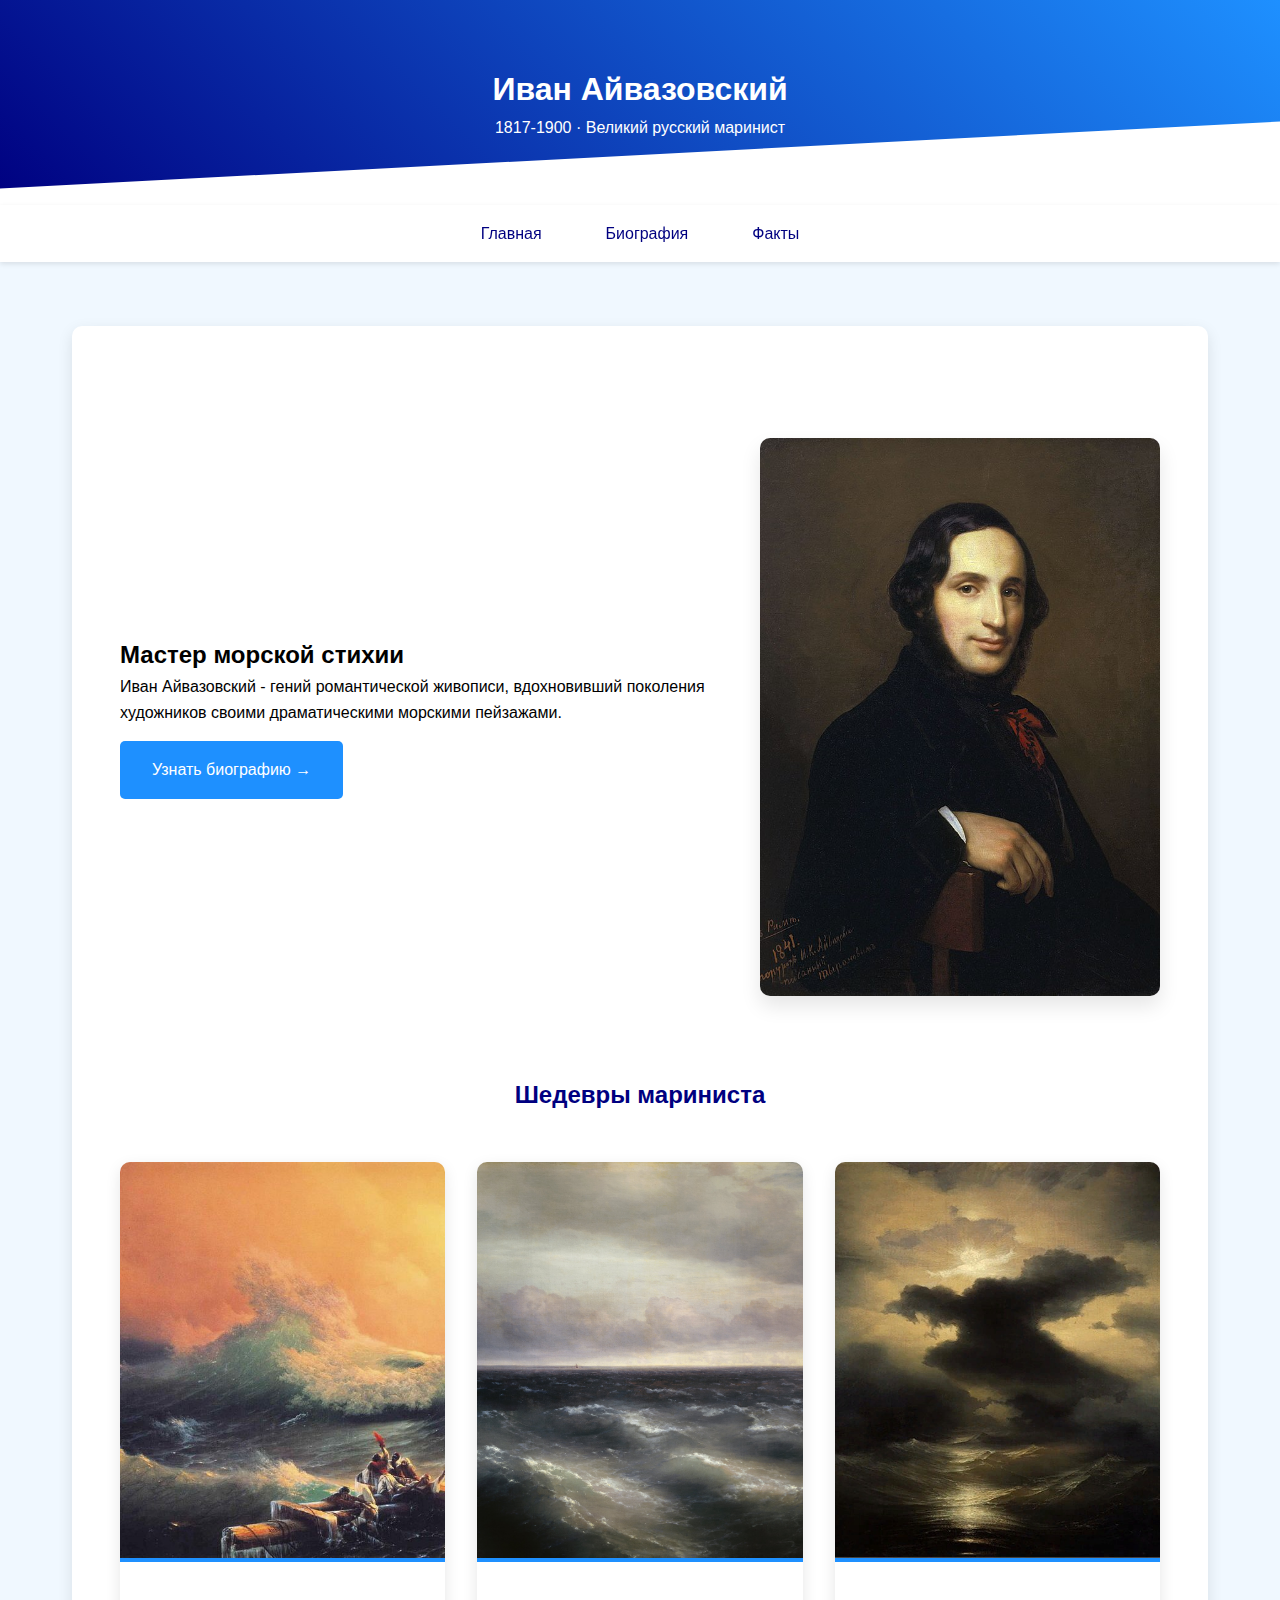
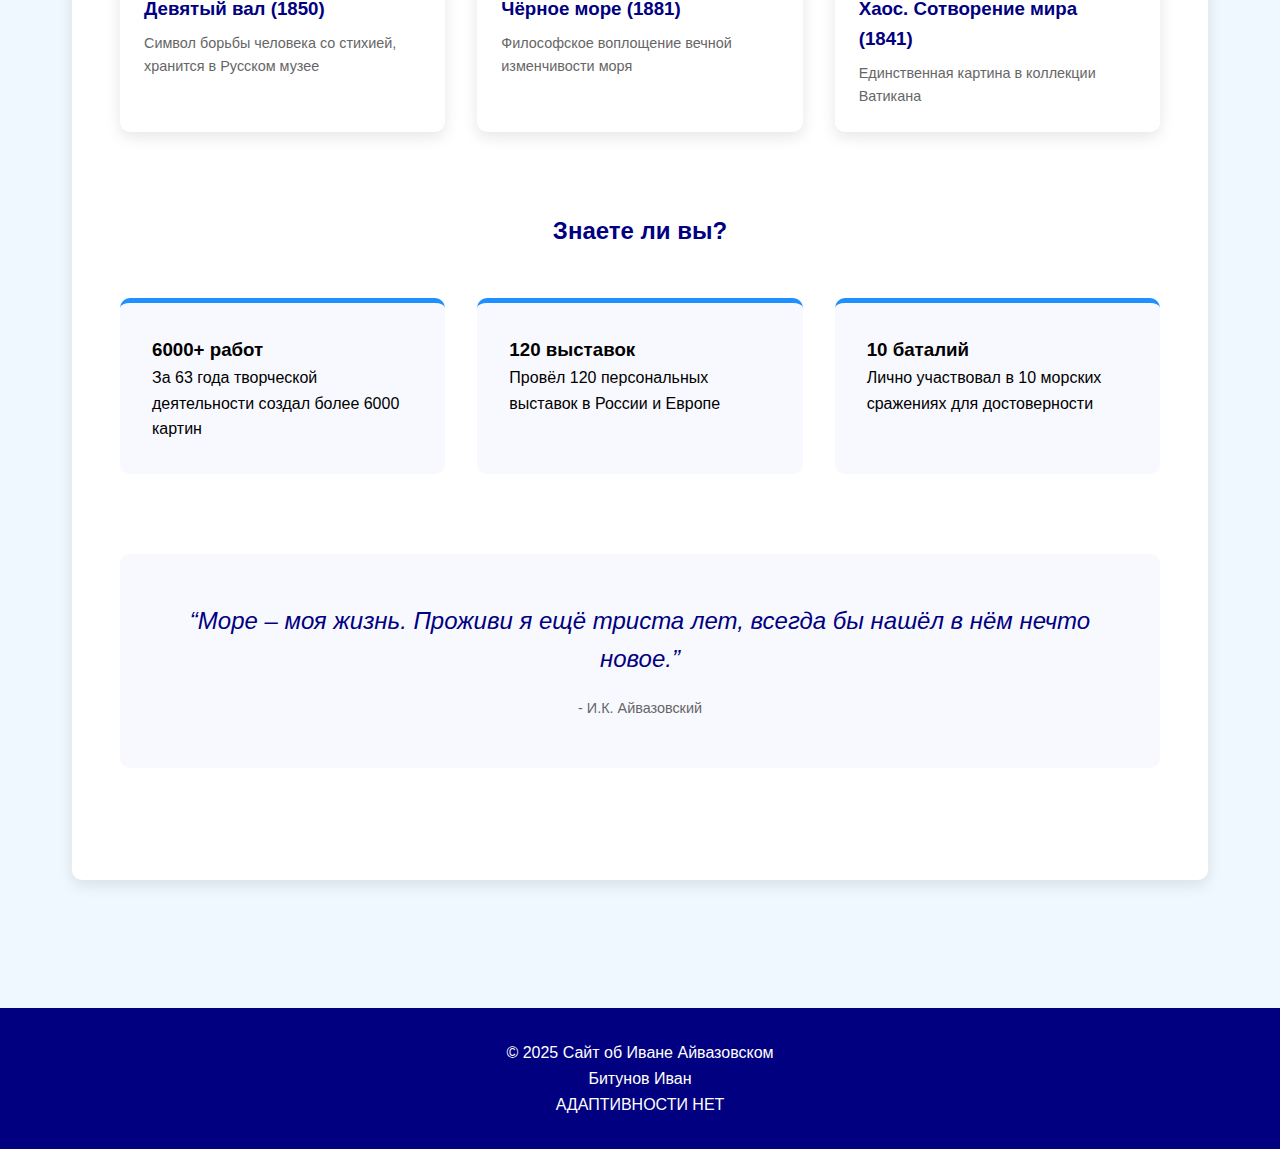
<file: index.html>
<!DOCTYPE html>
<html lang="ru">
<head>
    <meta charset="UTF-8">
    <meta name="viewport" content="width=device-width, initial-scale=1.0">
    <title>Айвазовский - Главная</title>
    <link rel="stylesheet" href="style.css">
</head>
<body>
    <header class="header">
        <h1>Иван Айвазовский</h1>
        <p>1817-1900 · Великий русский маринист</p>
    </header>

    <nav>
        <ul class="nav-links">
            <li><a href="index.html">Главная</a></li>
            <li><a href="biography.html">Биография</a></li>
            <li><a href="facts.html">Факты</a></li>
        </ul>
    </nav>

    <div class="container">
        <div class="page-content">
            <section class="hero-section">
                <div class="hero-text">
                    <h2>Мастер морской стихии</h2>
                    <p>Иван Айвазовский - гений романтической живописи, вдохновивший поколения художников своими драматическими морскими пейзажами.</p>
                    <a href="biography.html" class="cta-button">Узнать биографию →</a>
                </div>
                <img src="port.jpg" 
                     alt="Портрет Айвазовского" class="hero-image">
            </section>
            <section class="masterpieces">
                <h2>Шедевры мариниста</h2>
                <div class="art-grid">
                    <div class="art-card">
                        <img src="nine.jpg" 
                             alt="Девятый вал">
                        <div class="art-info">
                            <h3>Девятый вал (1850)</h3>
                            <p>Символ борьбы человека со стихией, хранится в Русском музее</p>
                        </div>
                    </div>
                    
                    <div class="art-card">
                        <img src="black.jpg" 
                             alt="Черное море">
                        <div class="art-info">
                            <h3>Чёрное море (1881)</h3>
                            <p>Философское воплощение вечной изменчивости моря</p>
                        </div>
                    </div>

                    <div class="art-card">
                        <img src="chaos.jpg" 
                             alt="Хаос. Сотворение мира">
                        <div class="art-info">
                            <h3>Хаос. Сотворение мира (1841)</h3>
                            <p>Единственная картина в коллекции Ватикана</p>
                        </div>
                    </div>
                </div>
            </section>
            <section class="quick-facts">
                <h2>Знаете ли вы?</h2>
                <div class="fact-grid">
                    <div class="fact-card">
                        <h3>6000+ работ</h3>
                        <p>За 63 года творческой деятельности создал более 6000 картин</p>
                    </div>
                    
                    <div class="fact-card">
                        <h3>120 выставок</h3>
                        <p>Провёл 120 персональных выставок в России и Европе</p>
                    </div>
                    
                    <div class="fact-card">
                        <h3>10 баталий</h3>
                        <p>Лично участвовал в 10 морских сражениях для достоверности</p>
                    </div>
                </div>
            </section>
            <div class="quote-block">
                <p>“Море – моя жизнь. Проживи я ещё триста лет, всегда бы нашёл в нём нечто новое.”</p>
                <span>- И.К. Айвазовский</span>
            </div>
        </div>
    </div>

    <footer>
        <p>© 2025 Сайт об Иване Айвазовском</p>
        <p>Битунов Иван</p>
        <p>АДАПТИВНОСТИ НЕТ</p>
    </footer>
</body>
</html>
</file>
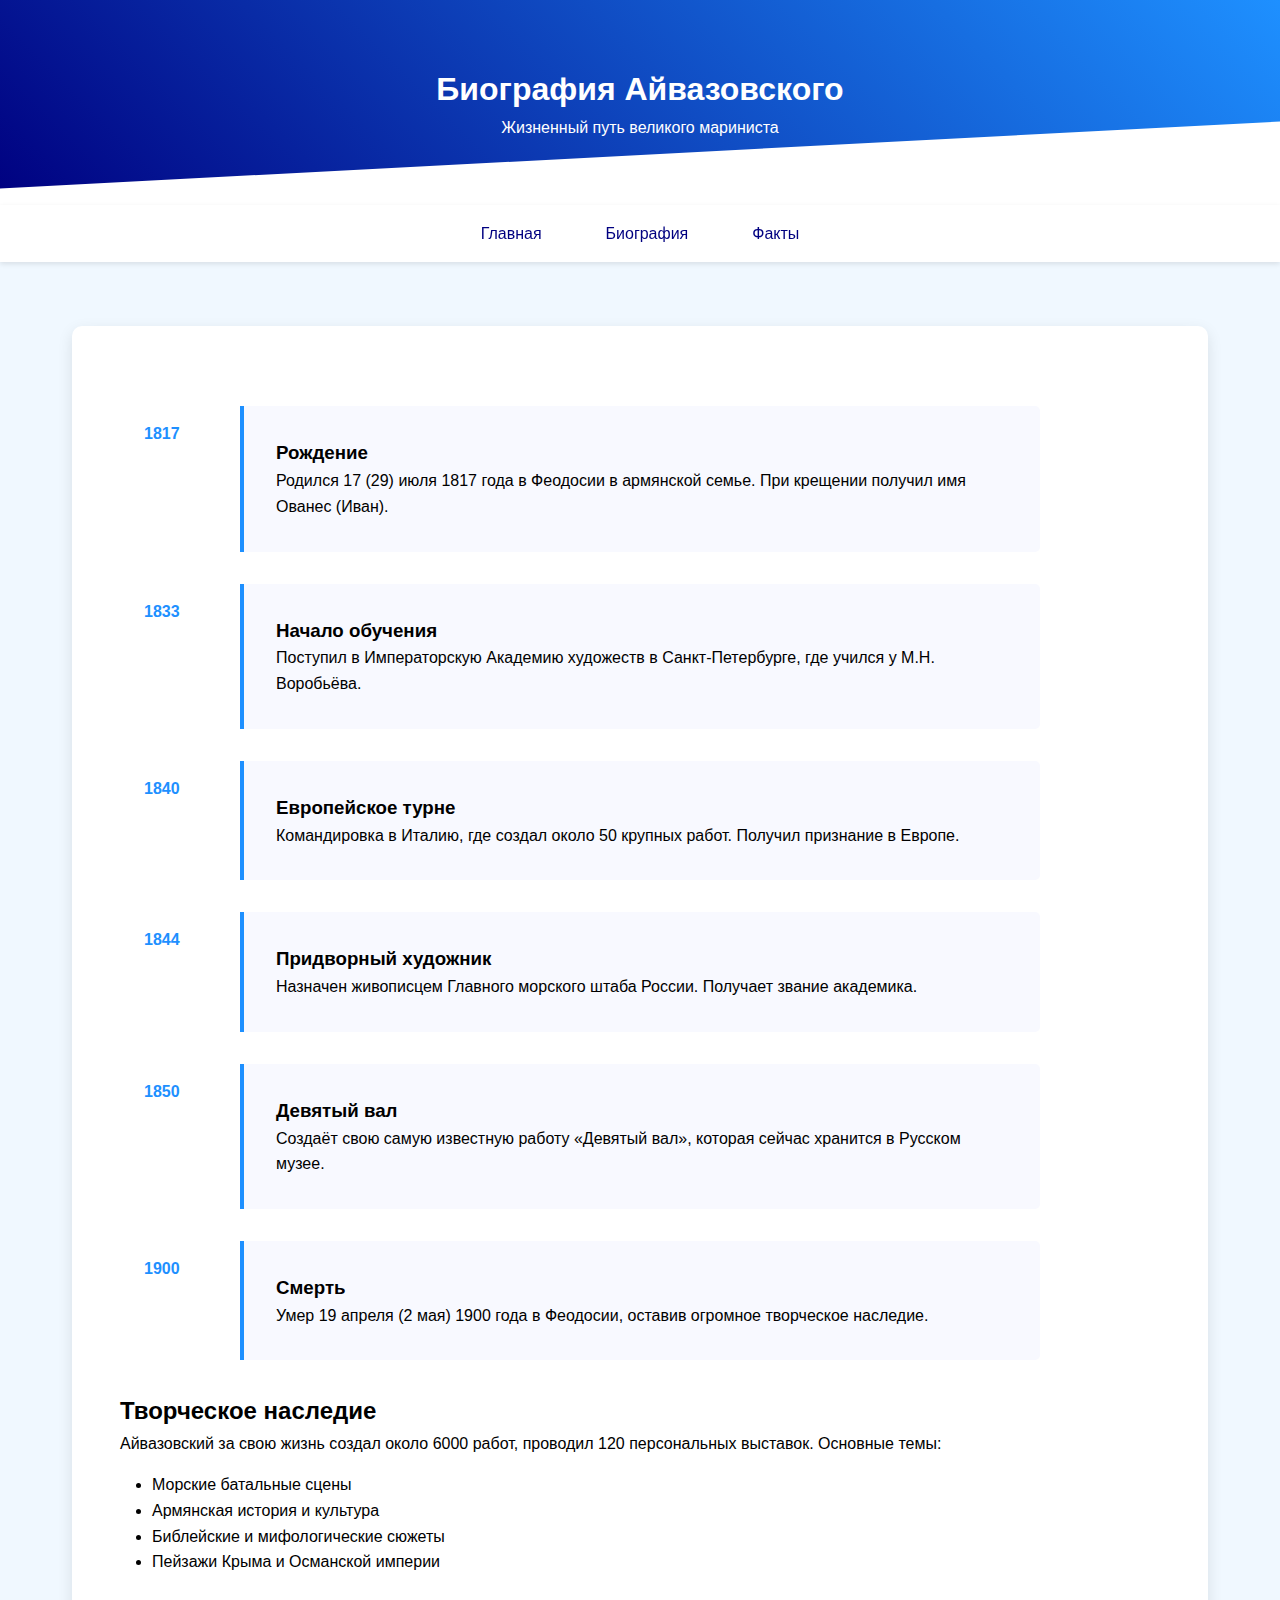
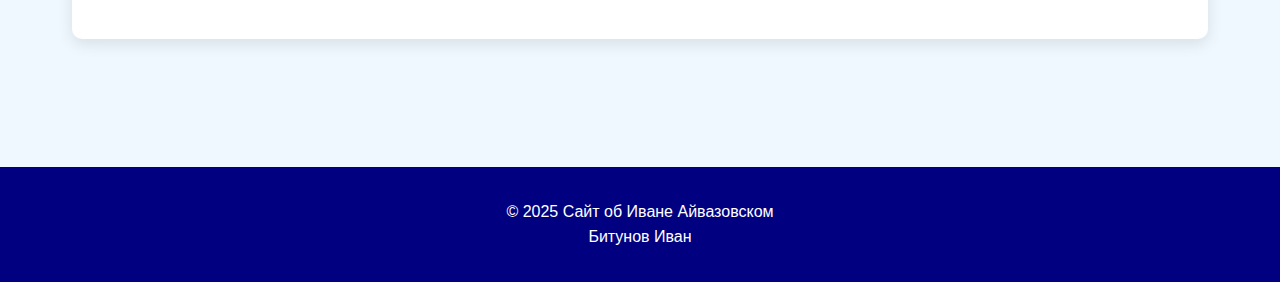
<file: biography.html>
<!DOCTYPE html>
<html lang="ru">
<head>
    <meta charset="UTF-8">
    <title>Айвазовский - Биография</title>
    <link rel="stylesheet" href="style.css">
</head>
<body>
    <header class="header">
        <h1>Биография Айвазовского</h1>
        <p>Жизненный путь великого мариниста</p>
    </header>

    <nav>
        <ul class="nav-links">
            <li><a href="index.html">Главная</a></li>
            <li><a href="biography.html">Биография</a></li>
            <li><a href="facts.html">Факты</a></li>
        </ul>
    </nav>

    <div class="container">
        <div class="page-content">
            <div class="timeline">
                <div class="timeline-item" data-year="1817">
                    <h3>Рождение</h3>
                    <p>Родился 17 (29) июля 1817 года в Феодосии в армянской семье. При крещении получил имя Ованес (Иван).</p>
                </div>

                <div class="timeline-item" data-year="1833">
                    <h3>Начало обучения</h3>
                    <p>Поступил в Императорскую Академию художеств в Санкт-Петербурге, где учился у М.Н. Воробьёва.</p>
                </div>

                <div class="timeline-item" data-year="1840">
                    <h3>Европейское турне</h3>
                    <p>Командировка в Италию, где создал около 50 крупных работ. Получил признание в Европе.</p>
                </div>

                <div class="timeline-item" data-year="1844">
                    <h3>Придворный художник</h3>
                    <p>Назначен живописцем Главного морского штаба России. Получает звание академика.</p>
                </div>

                <div class="timeline-item" data-year="1850">
                    <h3>Девятый вал</h3>
                    <p>Создаёт свою самую известную работу «Девятый вал», которая сейчас хранится в Русском музее.</p>
                </div>

                <div class="timeline-item" data-year="1900">
                    <h3>Смерть</h3>
                    <p>Умер 19 апреля (2 мая) 1900 года в Феодосии, оставив огромное творческое наследие.</p>
                </div>
            </div>

            <div class="bio-details">
                <h2>Творческое наследие</h2>
                <p>Айвазовский за свою жизнь создал около 6000 работ, проводил 120 персональных выставок. Основные темы:</p>
                <ul style="margin: 1rem 2rem;">
                    <li>Морские батальные сцены</li>
                    <li>Армянская история и культура</li>
                    <li>Библейские и мифологические сюжеты</li>
                    <li>Пейзажи Крыма и Османской империи</li>
                </ul>
            </div>
        </div>
    </div>

    <footer>
        <p>© 2025 Сайт об Иване Айвазовском</p>
        <p>Битунов Иван</p>
    </footer>
</body>
</html>
</file>
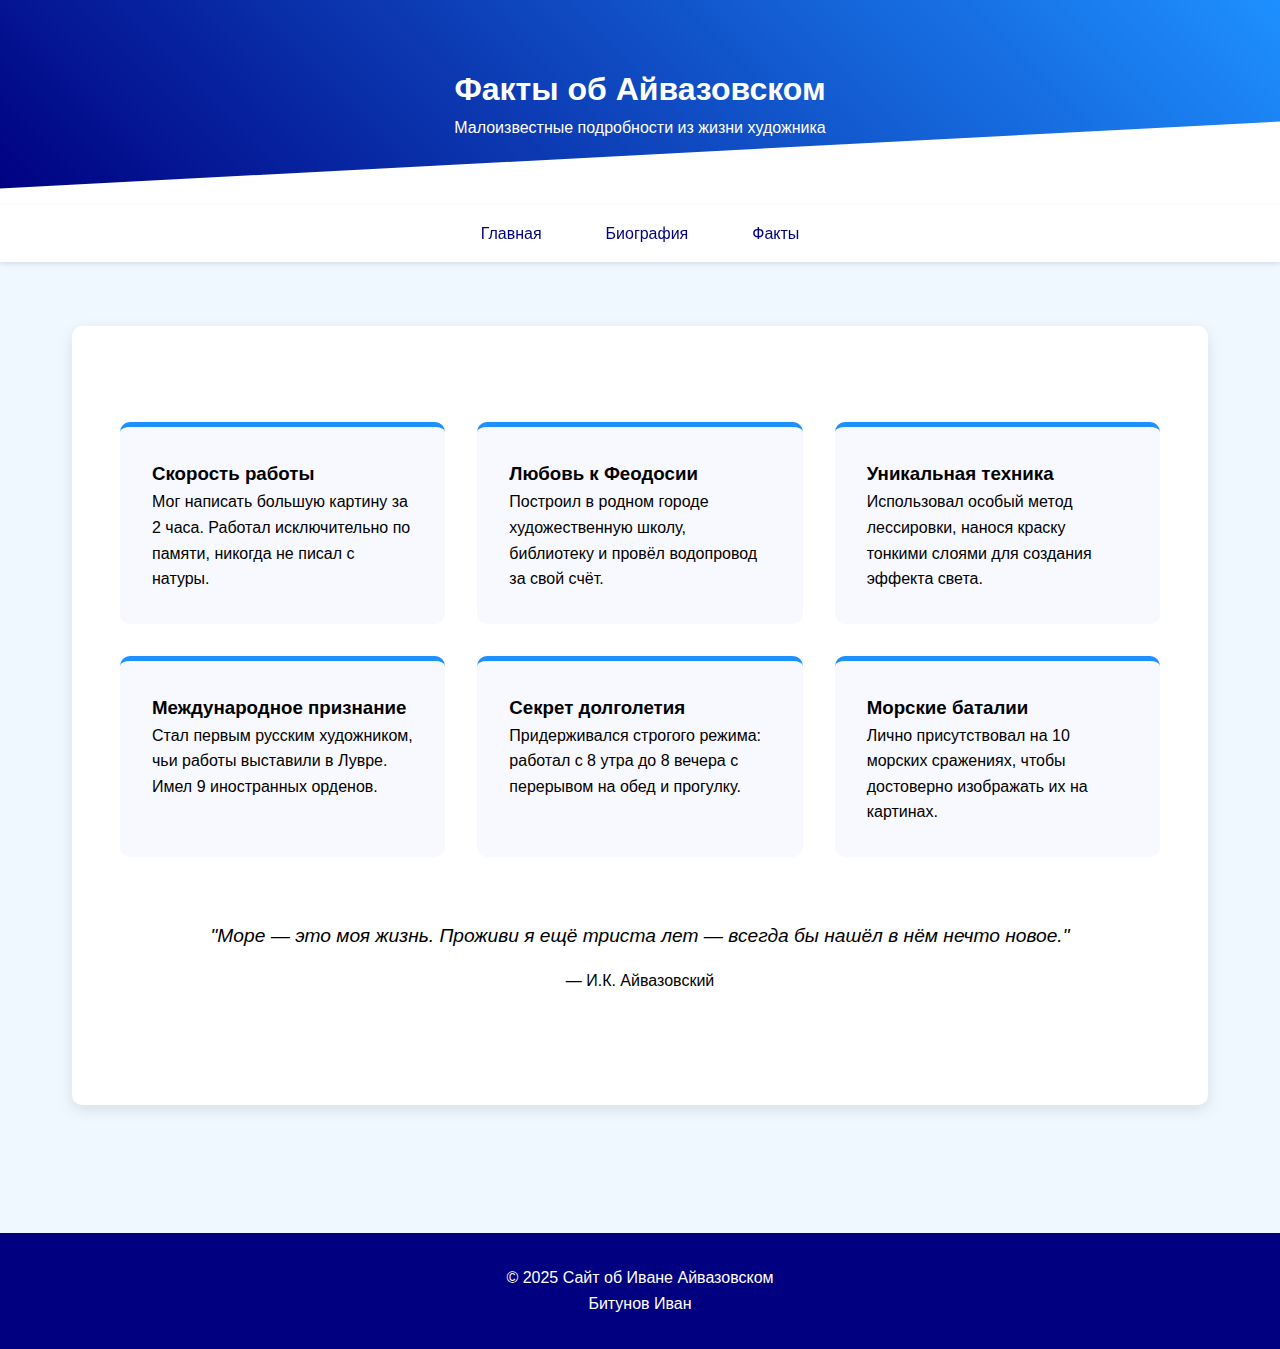
<file: facts.html>
<!DOCTYPE html>
<html lang="ru">
<head>
    <meta charset="UTF-8">
    <title>Айвазовский - Интересные факты</title>
    <link rel="stylesheet" href="style.css">
</head>
<body>
    <header class="header">
        <h1>Факты об Айвазовском</h1>
        <p>Малоизвестные подробности из жизни художника</p>
    </header>

    <nav>
        <ul class="nav-links">
            <li><a href="index.html">Главная</a></li>
            <li><a href="biography.html">Биография</a></li>
            <li><a href="facts.html">Факты</a></li>
        </ul>
    </nav>

    <div class="container">
        <div class="page-content">
            <div class="fact-grid">
                <div class="fact-card">
                    <h3>Скорость работы</h3>
                    <p>Мог написать большую картину за 2 часа. Работал исключительно по памяти, никогда не писал с натуры.</p>
                </div>

                <div class="fact-card">
                    <h3>Любовь к Феодосии</h3>
                    <p>Построил в родном городе художественную школу, библиотеку и провёл водопровод за свой счёт.</p>
                </div>

                <div class="fact-card">
                    <h3>Уникальная техника</h3>
                    <p>Использовал особый метод лессировки, нанося краску тонкими слоями для создания эффекта света.</p>
                </div>

                <div class="fact-card">
                    <h3>Международное признание</h3>
                    <p>Стал первым русским художником, чьи работы выставили в Лувре. Имел 9 иностранных орденов.</p>
                </div>

                <div class="fact-card">
                    <h3>Секрет долголетия</h3>
                    <p>Придерживался строгого режима: работал с 8 утра до 8 вечера с перерывом на обед и прогулку.</p>
                </div>

                <div class="fact-card">
                    <h3>Морские баталии</h3>
                    <p>Лично присутствовал на 10 морских сражениях, чтобы достоверно изображать их на картинах.</p>
                </div>
            </div>

            <div class="quote-section" style="text-align: center; margin: 4rem 0;">
                <blockquote style="font-style: italic; font-size: 1.2rem;">
                    "Море — это моя жизнь. Проживи я ещё триста лет — всегда бы нашёл в нём нечто новое."
                </blockquote>
                <p style="margin-top: 1rem;">— И.К. Айвазовский</p>
            </div>
        </div>
    </div>

    <footer>
        <p>© 2025 Сайт об Иване Айвазовском</p>
        <p>Битунов Иван</p>
    </footer>
</body>
</html>
</file>
<file: style.css>
* {
    margin: 0;
    padding: 0;
    box-sizing: border-box;
    font-family: 'Segoe UI', Tahoma, Geneva, Verdana, sans-serif;
}

body {
    background-color: #f0f8ff;
    line-height: 1.6;
}

.header {
    background: linear-gradient(45deg, #000080, #1e90ff);
    color: white;
    padding: 4rem 2rem;
    text-align: center;
    position: relative;
    overflow: hidden;
}

.header::after {
    content: '';
    position: absolute;
    bottom: -50px;
    left: 0;
    width: 100%;
    height: 100px;
    background: #fff;
    transform: skewY(-3deg);
}

nav {
    background: white;
    padding: 1rem;
    box-shadow: 0 2px 5px rgba(0,0,0,0.1);
    position: sticky;
    top: 0;
    z-index: 100;
}

.nav-links {
    display: flex;
    justify-content: center;
    gap: 2rem;
    list-style: none;
}

.nav-links a {
    text-decoration: none;
    color: #000080;
    font-weight: 500;
    transition: 0.3s;
    padding: 0.5rem 1rem;
    border-radius: 5px;
}

.nav-links a:hover {
    background: #00008015;
    color: #1e90ff;
}

.container {
    max-width: 1200px;
    margin: 0 auto;
    padding: 2rem;
}

.page-content {
    background: white;
    padding: 3rem;
    border-radius: 10px;
    box-shadow: 0 5px 15px rgba(0,0,0,0.1);
    margin: 2rem 0;
}

.timeline {
    position: relative;
    max-width: 800px;
    margin: 2rem auto;
}

.timeline-item {
    padding: 2rem;
    margin: 2rem 0;
    background: #f8f9ff;
    border-left: 4px solid #1e90ff;
    position: relative;
    border-radius: 0 5px 5px 0;
}

.timeline-item::before {
    content: attr(data-year);
    position: absolute;
    left: -100px;
    top: 15px;
    font-weight: bold;
    color: #1e90ff;
}

.fact-grid {
    display: grid;
    grid-template-columns: repeat(auto-fit, minmax(300px, 1fr));
    gap: 2rem;
    margin: 3rem 0;
}

.fact-card {
    background: #f8f9ff;
    padding: 2rem;
    border-radius: 10px;
    border-top: 5px solid #1e90ff;
    transition: 0.3s;
}

.fact-card:hover {
    transform: translateY(-5px);
    box-shadow: 0 5px 15px rgba(0,0,0,0.1);
}

footer {
    background: #000080;
    color: white;
    padding: 2rem;
    text-align: center;
    margin-top: 4rem;
}

@media (max-width: 768px) {
    .timeline-item::before {
        left: 0;
        top: -25px;
    }
    
    .nav-links {
        flex-direction: column;
        text-align: center;
        gap: 1rem;
    }
}

.hero-section {
    display: flex;
    gap: 3rem;
    align-items: center;
    margin: 4rem 0;
}

.hero-text {
    flex: 1;
}

.hero-image {
    width: 400px;
    border-radius: 10px;
    box-shadow: 0 10px 20px rgba(0,0,0,0.1);
}

.cta-button {
    display: inline-block;
    padding: 1rem 2rem;
    background: #1e90ff;
    color: white!important;
    text-decoration: none;
    border-radius: 5px;
    margin-top: 1rem;
    transition: 0.3s;
}

.cta-button:hover {
    background: #0066cc;
    transform: translateY(-2px);
}

.masterpieces {
    margin: 5rem 0;
}

.masterpieces h2 {
    text-align: center;
    margin-bottom: 3rem;
    color: #000080;
}

.art-grid {
    display: grid;
    grid-template-columns: repeat(auto-fit, minmax(300px, 1fr));
    gap: 2rem;
}

.art-card {
    position: relative;
    border-radius: 10px;
    overflow: hidden;
    box-shadow: 0 5px 15px rgba(0,0,0,0.1);
    transition: 0.3s;
}

.art-card:hover {
    transform: translateY(-10px);
}

.art-card img {
    width: 100%;
    height: 400px;
    object-fit: cover;
    border-bottom: 4px solid #1e90ff;
}

.art-info {
    padding: 1.5rem;
    background: white;
}

.art-info h3 {
    color: #000080;
    margin-bottom: 0.5rem;
}

.art-info p {
    color: #666;
    font-size: 0.9rem;
}

.quick-facts {
    margin: 5rem 0;
}

.quick-facts h2 {
    text-align: center;
    margin-bottom: 3rem;
    color: #000080;
}

.quote-block {
    background: #f8f9ff;
    padding: 3rem;
    text-align: center;
    border-radius: 10px;
    margin: 4rem 0;
}

.quote-block p {
    font-size: 1.5rem;
    color: #000080;
    font-style: italic;
    margin-bottom: 1rem;
}

.quote-block span {
    color: #666;
    font-size: 0.9rem;
}

@media (max-width: 768px) {
    .hero-section {
        flex-direction: column;
    }
    
    .hero-image {
        width: 100%;
    }
    
    .art-card img {
        height: 300px;
    }
}
</file>
